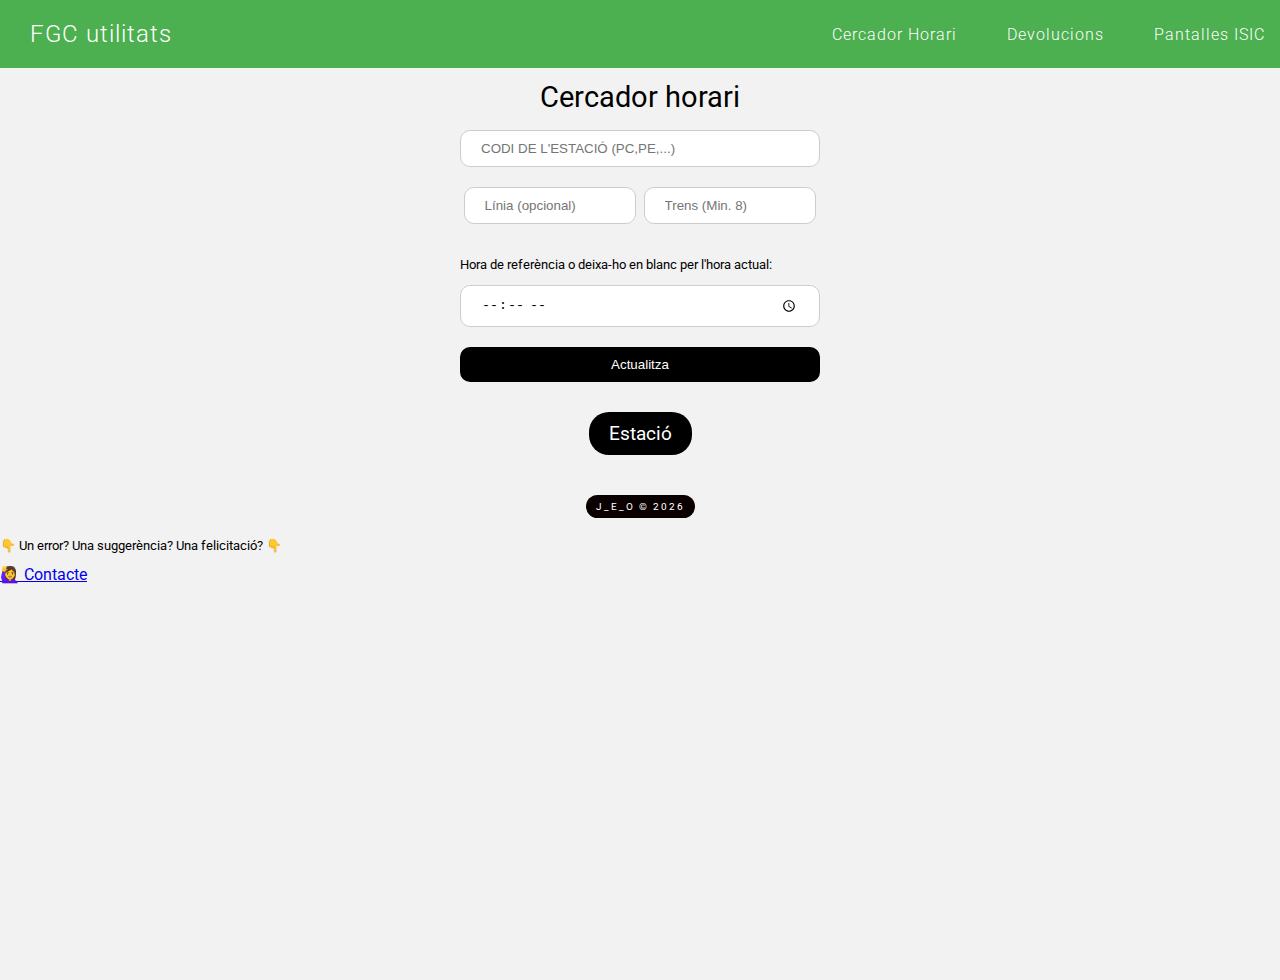
<file: index.html>
<!doctype html>
<html lang="ca">
<head>
    <!-- PWA Meta Tags -->
    <meta name="theme-color" content="#667eea">
    <meta name="description" content="Aplicació web per consultar horaris FGC, calcular devolucions i més">
    <meta name="mobile-web-app-capable" content="yes">
    <meta name="apple-mobile-web-app-capable" content="yes">
    <meta name="apple-mobile-web-app-status-bar-style" content="black-translucent">
    <meta name="apple-mobile-web-app-title" content="FGC utilitats">
    <link rel="manifest" href="/utilitats-pwa/manifest.json">
    <link rel="icon" type="image/png" href="/images/icon-192x192.png">
    <link rel="apple-touch-icon" href="/images/icon-192x192.png">

    <!-- Register Service Worker -->
    <script>
    if ('serviceWorker' in navigator) {
        window.addEventListener('load', () => {
        navigator.serviceWorker.register('/utilitats-pwa/service-worker.js')
            .then((registration) => {
            console.log('✓ Service Worker registrat:', registration);
            })
            .catch((error) => {
            console.error('Error al registrar Service Worker:', error);
            });
        });
    }
    </script>

    <meta charset="UTF-8">
    <meta name="viewport" content="width=device-width, initial-scale=1.0">
    <title>FGC utilitats</title>
    <link rel="stylesheet" href="styles.css"> <!-- Fitxer CSS extern -->
    <link rel="stylesheet" href="menu.css"> <!-- Estils per al menú -->
    <link rel="stylesheet" href="https://fonts.googleapis.com/css2?family=Roboto:wght@200..700&display=swap">
    

</head>
<body id="index">
    <!-- Menú reutilitzable -->
    <div class="navbar">
        <a href="index.html" class="navbar-title">FGC utilitats</a>
        <div class="menu-toggle" id="menu-toggle">
            <div></div>
            <div></div>
            <div></div>
        </div>
        <div class="menu" id="menu">
            <a href="index.html">Cercador Horari</a>
            <a href="calculadora-devolucions.html">Devolucions</a>
            <a href="isic.html">Pantalles ISIC</a>
        </div>
    </div>
    <h1>Cercador horari</h1>

    <!-- Formulari per triar l'estació, la línia, el nombre de trens i l'hora -->
    <form id="station-form">
        <div class="form-group">
            <input type="text" id="station-code" placeholder="Codi de l'estació (PC,PE,...)" required style="text-transform: uppercase;">
        </div>
        <div class="form-row">
            <div class="form-group">
                <input type="text" id="line-name" placeholder="Línia (opcional)">
            </div>
            <div class="form-group">
                <input type="number" id="train-count" placeholder="Trens (Min. 8)" min="8" required>
            </div>
        </div>
        <div class="form-group">
            <label for="ref-time">
                <p class="small-text">Hora de referència o deixa-ho en blanc per l'hora actual:</p>
            </label>
            <input type="time" id="selected-time" placeholder="Tria l'hora">
        </div>
        <input type="submit" value="Actualitza">
    </form>

    <!-- Encapsular només els resultats -->
    <div class="result-box">
        <div class="station-header" id="station-name">Estació</div>
        <div class="train-schedule" id="train-schedule">
            <!-- Aquí es mostraran les dades dels trens -->
        </div>
    </div>

    <footer>
        J_E_O © <span id="current-year"></span>
    </footer>

    <div class="contact-container">
                <p class="small-text">👇 Un error? Una suggerència? Una felicitació? 👇</p>
    <a href="https://fgcagents.notion.site/30cb9b5cbe768042a494f9885bb59d68" target="_blank" rel="noopener" class="contact-btn">
        🙋‍♀️  Contacte</a>
    </div>

    <script src="menu.js"></script> <!-- Comportament del menú -->
    <script src="index.js"></script>
</body>
</html>
</file>
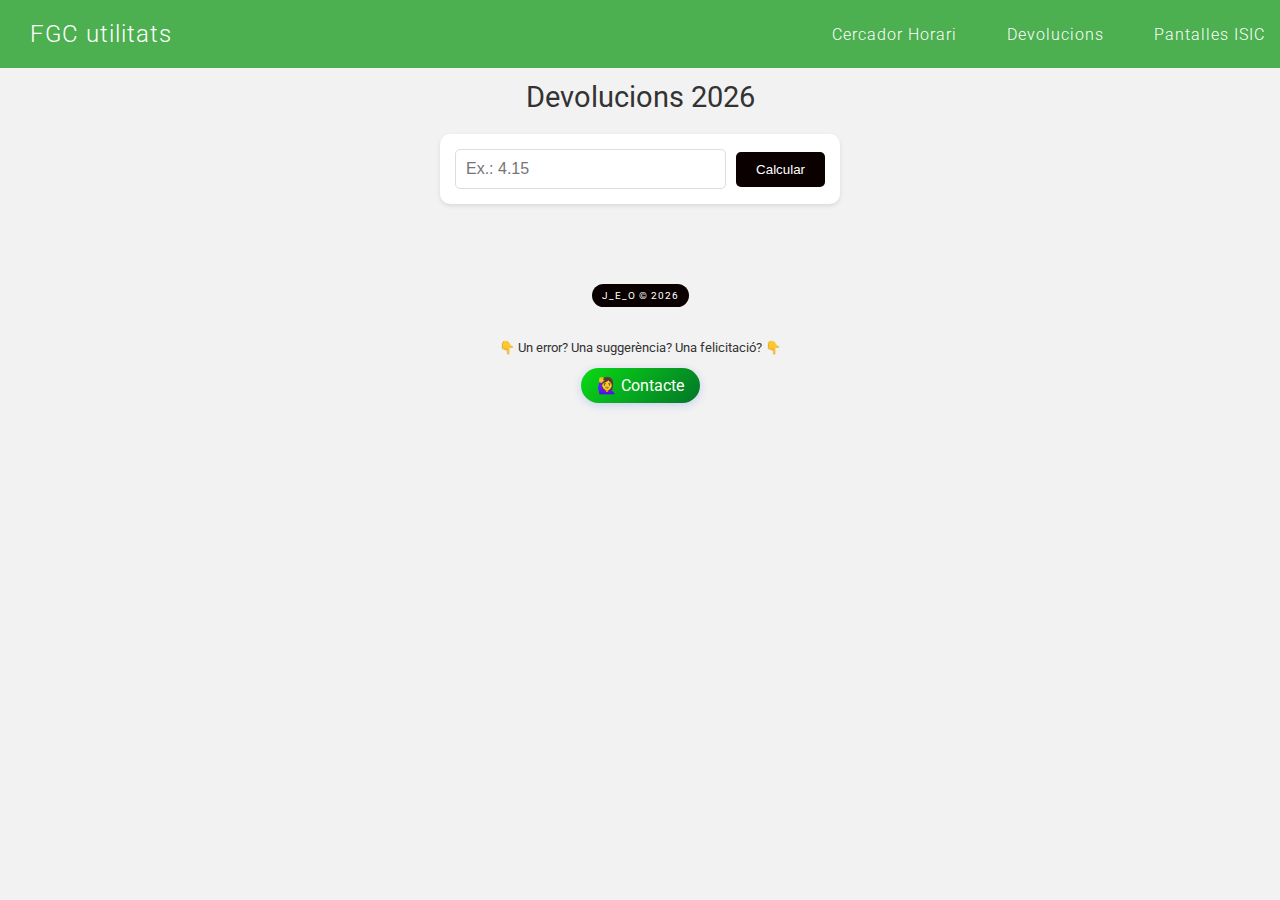
<file: calculadora-devolucions.html>
<!DOCTYPE html>
<html lang="ca">
<head>
    <!-- PWA Meta Tags -->
    <meta name="theme-color" content="#667eea">
    <meta name="description" content="Aplicació web per consultar horaris FGC, calcular devolucions i més">
    <meta name="mobile-web-app-capable" content="yes">
    <meta name="apple-mobile-web-app-capable" content="yes">
    <meta name="apple-mobile-web-app-status-bar-style" content="black-translucent">
    <meta name="apple-mobile-web-app-title" content="FGC utilitats">
    <link rel="manifest" href="/utilitats-pwa/manifest.json">
    <link rel="icon" type="image/png" href="/images/icon-192x192.png">
    <link rel="apple-touch-icon" href="/images/icon-192x192.png">

    <!-- Register Service Worker -->
    <script>
    if ('serviceWorker' in navigator) {
        window.addEventListener('load', () => {
        navigator.serviceWorker.register('/utilitats-pwa/service-worker.js')
            .then((registration) => {
            console.log('✓ Service Worker registrat:', registration);
            })
            .catch((error) => {
            console.error('Error al registrar Service Worker:', error);
            });
        });
    }
    </script>

    <meta charset="UTF-8">
    <meta name="viewport" content="width=device-width, initial-scale=1.0">
    <title>Calculadora devolucions</title>
    <link rel="stylesheet" href="menu.css"> <!-- Estils del menú -->
    <link rel="stylesheet" href="calculadora-devolucions.css">
    <link rel="stylesheet" href="https://fonts.googleapis.com/css2?family=Roboto:wght@200..700&display=swap">
    
</head>
<body>
    <!-- Menú reutilitzable -->
    <div class="navbar">
        <a href="index.html" class="navbar-title">FGC utilitats</a>
        <div class="menu-toggle" id="menu-toggle">
            <div></div>
            <div></div>
            <div></div>
        </div>
        <div class="menu" id="menu">
            <a href="index.html">Cercador Horari</a>
            <a href="calculadora-devolucions.html">Devolucions</a>
            <a href="isic.html">Pantalles ISIC</a>
        </div>
    </div>
    <h1>Devolucions 2026</h1>
    <form id="formulari">
        <input type="number" id="import" step="0.05" min="0.05" max="10" placeholder="Ex.: 4.15" required>
        <button type="submit">Calcular</button>
    </form>
    <div id="resultat">
        <p><center><font size="5">Resultat:</font></center></p>
        <div id="detalls"></div>
    </div>
    <p id="error" class="error-message"></p>
    <footer>
        J_E_O © <span id="current-year"></span>
    </footer>

    <div class="contact-container">
        <p class="small-text">👇 Un error? Una suggerència? Una felicitació? 👇</p>
        <a href="https://fgcagents.notion.site/30cb9b5cbe768042a494f9885bb59d68" target="_blank" rel="noopener" class="contact-btn">
        🙋‍♀️  Contacte</a>
    </div>

    <script src="menu.js"></script> <!-- Comportament del menú -->
    <script src="calculadora-devolucions.js"></script>
</body>
</html>
</file>
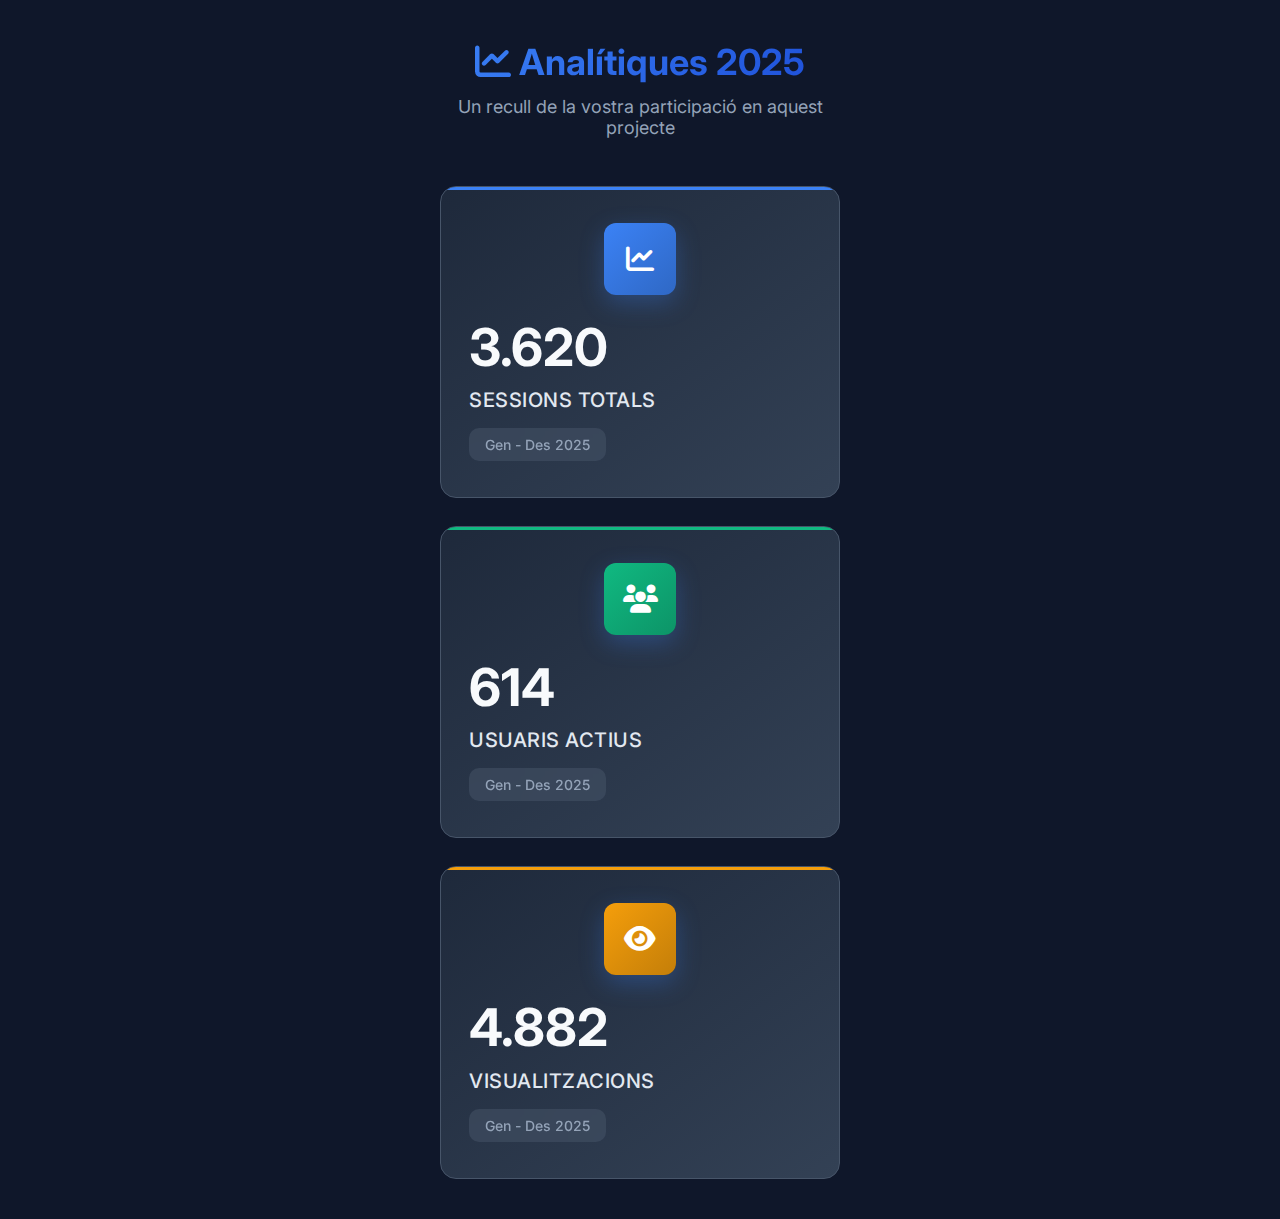
<file: cards.html>
<!DOCTYPE html>
<html lang="ca">
<head>
    <meta charset="UTF-8">
    <meta name="viewport" content="width=device-width, initial-scale=1.0">
    <title>Analítiques 2025 - Dashboard Professional</title>
    <link href="https://fonts.googleapis.com/css2?family=Inter:wght@300;400;500;600;700&display=swap" rel="stylesheet">
    <link rel="stylesheet" href="https://cdnjs.cloudflare.com/ajax/libs/font-awesome/6.5.1/css/all.min.css">
    <style>
        * {
            margin: 0;
            padding: 0;
            box-sizing: border-box;
        }

        body {
            font-family: 'Inter', -apple-system, BlinkMacSystemFont, sans-serif;
            background: #0f172a;
            min-height: 100vh;
            padding: 40px 20px;
            color: #f8fafc;
        }

        .dashboard {
            max-width: 400px;
            margin: 0 auto;
        }

        .header {
            text-align: center;
            margin-bottom: 48px;
        }

        .header h1 {
            font-size: 36px;
            font-weight: 700;
            background: linear-gradient(135deg, #3b82f6, #1d4ed8);
            -webkit-background-clip: text;
            -webkit-text-fill-color: transparent;
            background-clip: text;
            margin-bottom: 12px;
        }

        .header p {
            font-size: 18px;
            color: #94a3b8;
            font-weight: 400;
        }

        .metrics-grid {
            display: grid;
            grid-template-columns: repeat(auto-fit, minmax(320px, 1fr));
            gap: 28px;
        }

        .metric-card {
            background: linear-gradient(145deg, #1e293b, #334155);
            border: 1px solid #475569;
            border-radius: 16px;
            padding: 36px 28px;
            transition: all 0.3s cubic-bezier(0.4, 0, 0.2, 1);
            position: relative;
            overflow: hidden;
        }

        .metric-card:hover {
            transform: translateY(-6px);
            box-shadow: 0 20px 40px rgba(0, 0, 0, 0.2);
            border-color: #64748b;
        }

        .metric-card::before {
            content: '';
            position: absolute;
            top: 0;
            left: 0;
            right: 0;
            height: 3px;
            background: var(--accent-primary);
        }

        .metric-card.sessions {
            --accent-primary: #3b82f6;
        }

        .metric-card.users {
            --accent-primary: #10b981;
        }

        .metric-card.views {
            --accent-primary: #f59e0b;
        }

        .icon {
            width: 72px;
            height: 72px;
            background: linear-gradient(135deg, var(--accent-primary), color-mix(in srgb, var(--accent-primary), #000 20%));
            border-radius: 12px;
            display: flex;
            align-items: center;
            justify-content: center;
            margin: 0 auto 24px;
            font-size: 28px;
            color: white;
            box-shadow: 0 8px 24px rgba(59, 130, 246, 0.3);
        }

        .metric-value {
            font-size: 52px;
            font-weight: 700;
            color: #f8fafc;
            margin-bottom: 12px;
            line-height: 1.1;
        }

        .metric-label {
            font-size: 20px;
            color: #e2e8f0;
            font-weight: 500;
            margin-bottom: 16px;
            text-transform: uppercase;
            letter-spacing: 0.5px;
        }

        .metric-period {
            font-size: 14px;
            color: #94a3b8;
            background: rgba(71, 85, 105, 0.5);
            padding: 8px 16px;
            border-radius: 10px;
            display: inline-block;
            font-weight: 500;
            backdrop-filter: blur(10px);
        }

        @media (max-width: 768px) {
            .metrics-grid {
                grid-template-columns: 1fr;
                gap: 20px;
            }
            
            .header h1 {
                font-size: 28px;
            }
            
            .metric-value {
                font-size: 44px;
            }
        }
    </style>
</head>
<body>
    <div class="dashboard">
        <div class="header">
            <h1><i class="fas fa-chart-line"></i> Analítiques 2025</h1>
            <p>Un recull de la vostra participació en aquest projecte</p>
        </div>
        
        <div class="metrics-grid">
            <div class="metric-card sessions">
                <div class="icon">
                    <i class="fas fa-chart-line"></i>
                </div>
                <div class="metric-value">3.620</div>
                <div class="metric-label">Sessions Totals</div>
                <div class="metric-period">Gen - Des 2025</div>
            </div>
            
            <div class="metric-card users">
                <div class="icon">
                    <i class="fas fa-users"></i>
                </div>
                <div class="metric-value">614</div>
                <div class="metric-label">Usuaris Actius</div>
                <div class="metric-period">Gen - Des 2025</div>
            </div>
            
            <div class="metric-card views">
                <div class="icon">
                    <i class="fas fa-eye"></i>
                </div>
                <div class="metric-value">4.882</div>
                <div class="metric-label">Visualitzacions</div>
                <div class="metric-period">Gen - Des 2025</div>
            </div>
        </div>
    </div>
</body>
</html>
</file>
<file: styles.css>
/* Place your CSS styles in this file */

/* Estils per a la pàgina index */

body {
    font-family: 'Roboto', Arial, sans-serif;
    background-color: #f2f2f2;
    margin: 0;
   /* padding: 10px;*/
    flex-direction: column;
    align-items: center;
    box-sizing: border-box;
    min-height: 100vh;
    overflow-x: hidden; /* Evita desplaçaments laterals inesperats */
    /*overflow-y: hidden;*/
}

h1 {
    text-align: center;
    font-size: 1.8rem;
    font-weight: 400;
    margin-top: 80px;
    margin-bottom: 1rem;
}

.navbar-title {
    font-weight: 400;
}

.small-text {
    font-size: 0.8em;
}

form {
    display: flex;
    flex-direction: column;
    align-items: center;
    margin-bottom: 20px;
    width: 100%;
    max-width: 400px;
    padding: 0 20px;
    box-sizing: border-box;
    margin-left: auto;
    margin-right: auto;

}

.form-group {
    display: flex;
    flex-direction: column;
    width: 100%;
    margin-bottom: 10px;
    margin-left: auto;
    margin-right: auto;
}

.form-row {
    display: flex;
    justify-content: space-between;
    width: 100%;
}

.form-row .form-group {
    width: 48%;
}

input[type="text"], input[type="number"], input[type="time"] {
    padding: 10px 20px;
    border-radius: 10px;
    border: 1px solid #ccc;
    width: 100%;
    box-sizing: border-box;
    margin-bottom: 10px;
}

input[type="submit"] {
    padding: 10px 20px;
    border-radius: 10px;
    background-color: black;
    color: white;
    border: none;
    cursor: pointer;
    width: 100%;
    box-sizing: border-box;
}

/* Resultats encapsulats */
.result-box {
    max-width: 400px;
    margin: 10px;
    padding: 10px;
    /*border: 1px solid #ccc;*/
    /* border-radius: 8px;*/
   /* box-shadow: 0 2px 10px rgba(0, 0, 0, 0.1);*/
    background-color: #f2f2f2; /* #f9f9f9*/
    margin-left: auto;
    margin-right: auto;
}

.station-header {
    background-color: black;
    color: white;
    padding: 10px 20px;
    border-radius: 20px;
    text-align: center;
    margin: 0 auto;
    font-size: 1.2em;
    width: fit-content;
    margin-bottom: 20px;
    margin-left: auto;
    margin-right: auto;

}

.train-schedule {
    width: 100%;
    /*padding: 10px;*/
    max-width: 400px;
    margin-left: auto;
    margin-right: auto;
}

.train {
    display: flex;
    justify-content: space-between;
    align-items: center;
    margin-bottom: 10px;
    padding: 10px;
    background-color: #0a0000;
    border-radius: 10px;
    box-shadow: 0 2px 5px rgba(0, 0, 0, 0.1);
    /*margin-left: auto;
    margin-right: auto;*/
}

.train .line-icon {
    display: flex;
    align-items: center;
    justify-content: center;
    width: 40px;
    height: 40px;
    border-radius: 50%;
    color: white;
    font-size: 1.2em;
    font-weight: bold;
}

.line-icon.l8 { background-color: #e83e8c; }
.line-icon.s8 { background-color: #17a2b8; }
.line-icon.s4 { background-color: #926a39; }
.line-icon.s3 { background-color: #33a0a2; }
.line-icon.s1 { background-color: #f60; }
.line-icon.s2 { background-color: #70bc1f; }
.line-icon.r5 { background-color: #117a8b; }
.line-icon.r6 { background-color: #ababab; }
.line-icon.l7 { background-color: #a81900; }
.line-icon.l12 { background-color: #5b4e8d; }
.line-icon.l6 { background-color: #6f7bba; }

.train .destination {
    flex: 1;
    margin-left: 30px;
    font-size: 1em;
    color: #fcfcfc;
}

.train .time {
    font-size: 1.1em;
    color: #f2e829;
}

footer {
    /*margin-top: 30px;*/
    background-color: #0a0000;
    color: white;
    padding: 5px 10px;
    border-radius: 30px;
    text-align: center;
    font-size: 0.65em;
    letter-spacing: 2px;
    width: fit-content;
    margin-bottom: 20px;
    margin-left: auto;
    margin-right: auto;
}
</file>
<file: menu.css>
.navbar {
    position: absolute; /* Fa que el menú quedi fixat al viewport */
    top: 0;
    left: 0;
    width: 100%; /* Amplada completa per al menú */
    background-color: #4CAF50;
    display: flex;
    justify-content: space-between;
    align-items: center;
    padding: 10px 0 10px 0;
    /*z-index: 1000; /* Assegura que quedi per sobre d'altres elements */
}
.navbar-title {
    color: white;
    text-decoration: none;
    font-size: 1.5rem;
    font-weight: 100; /*style="font-weight: 600;"*/
    margin-left: 15px;
}

.navbar a {
    color: white;
    text-decoration: none;
    letter-spacing: 1px;
    padding: 10px 15px;
    font-weight: 300; /*style="font-weight: 400;"*/
}
.navbar a:hover {
    background-color: #45a049;
}
.menu-toggle {
    display: none;
    flex-direction: column;
    cursor: pointer;
    padding-right: 15px;
}
.menu-toggle div {
    width: 25px;
    height: 3px;
    background-color: white;
    margin: 3px 0;
    transition: 0.3s;
}
.menu-toggle.active div:nth-child(1) {
    transform: rotate(45deg) translate(5px, 5px);
}
.menu-toggle.active div:nth-child(2) {
    opacity: 0;
}
.menu-toggle.active div:nth-child(3) {
    transform: rotate(-45deg) translate(5px, -5px);
}
.menu {
    display: flex;
    gap: 20px;
}
@media (max-width: 768px) {
    .menu {
        position: fixed;
        top: 0;
        left: -225px;
        flex-direction: column;
        width: 225px;
        height: 100%;
        background-color: #4CAF50;
        padding-top: 60px;
        transition: 0.3s;
        z-index: 1000;
    }
    .menu a {
        padding: 15px 20px;
        border-bottom: 1px solid white;
    }
    .menu.active {
        left: 0;
    }
    .menu-toggle {
        display: flex;
    }
}
</file>
<file: calculadora-devolucions.css>
body {
    font-family: 'Roboto', Arial, sans-serif;
    margin: 0;
    padding: 0 20px 0 20px;
    background-color: #f2f2f2;
    color: #333;
}

@media (max-width: 768px) {


    form, #resultat {
        width: 100%; /* Amplada màxima per dispositius mòbils */
    }
}

h1 {
    text-align: center;
    font-size: 1.8rem;
    font-weight: 400;
    margin-top: 80px;
    margin-bottom: 1rem;
}

form {
    display: flex;
    justify-content: center;
    align-items: center;
    background: #ffffff;
    gap: 10px;
    padding: 15px;
    border-radius: 10px;
    box-shadow: 0 2px 4px rgba(0, 0, 0, 0.1);
    max-width: 400px;
    margin: 20px auto; /* Centra els elements i afegeix espai vertical */
    width: 100%; /* Assegura que ocupi tota l’amplada disponible */
    box-sizing: border-box; /* Inclou el padding dins de l’amplada */
    /*margin-top: 20px;
    margin-left: auto;
    margin-right: auto;*/
}

.small-text {
    font-size: 0.8em;
}

input[type="number"] {
    flex: 1;
    padding: 10px;
    font-size: 1rem;
    border: 1px solid #ddd;
    border-radius: 5px;
}

button {
    background-color: #0a0000;
    color: white;
    border: none;
    padding: 10px 20px;
    border-radius: 5px;
    cursor: pointer;
}

button:hover {
    background-color: #0a0000;
}

#error {
    color: #d9534f;
    text-align: center;
    margin-top: 20px;
    display: none; /* style="display: none;"*/
}

#resultat {
    margin: 0;
    background: #ffffff;
    padding: 15px;
    border-radius: 10px;
    box-shadow: 0 2px 4px rgba(0, 0, 0, 0.1);
    max-width: 400px;
    margin: 20px auto; /* Centra els elements i afegeix espai vertical */
    width: 100%; /* Assegura que ocupi tota l’amplada disponible */
    box-sizing: border-box; /* Inclou el padding dins de l’amplada */
    display: none; /* style="display: none;"*/
    /*margin-top: 20px;
    margin-left: auto;
    margin-right: auto;*/
}

table {
    width: 100%;
    margin-top: 10px;
    border-collapse: collapse;
}

th, td {
    border: 1px solid #ddd;
    padding: 10px;
    text-align: center;
}

th {
    background-color: #0a0000;
    color: white;
    font-weight: normal;
}

.import-total {
    font-weight: bold;
    font-size: 1.1rem;
    margin-top: 10px;
    text-align: center;
}

.operacio {
    font-weight: lighter;
    font-size: 1.1rem;
    margin-top: -10px;
    text-align: center;
}

footer {
    margin-top: 80px;
    background-color: #0a0000;
    color: white;
    padding: 5px 10px;
    border-radius: 30px;
    text-align: center;
    font-size: 0.65em;
    letter-spacing: 1px;
    width: fit-content;
    margin-bottom: 20px;
    margin-left: auto;
    margin-right: auto;
}

.contact-container {
    display: flex;
    flex-direction: column;
    align-items: center;
    margin-top: 0px;
}

.contact-btn {
    padding: 8px 16px; 
    background: linear-gradient(135deg, #09db14 0%, #037529 100%); 
    color: white; 
    text-decoration: none; 
    border-radius: 20px; 
    font-weight: 400; 
    transition: transform 0.2s, box-shadow 0.2s; 
    box-shadow: 0 2px 8px rgba(102, 126, 234, 0.3);
}

.contact-btn:hover {
    transform: translateY(-2px);
    box-shadow: 0 4px 12px rgba(102, 126, 234, 0.5);
}
</file>
